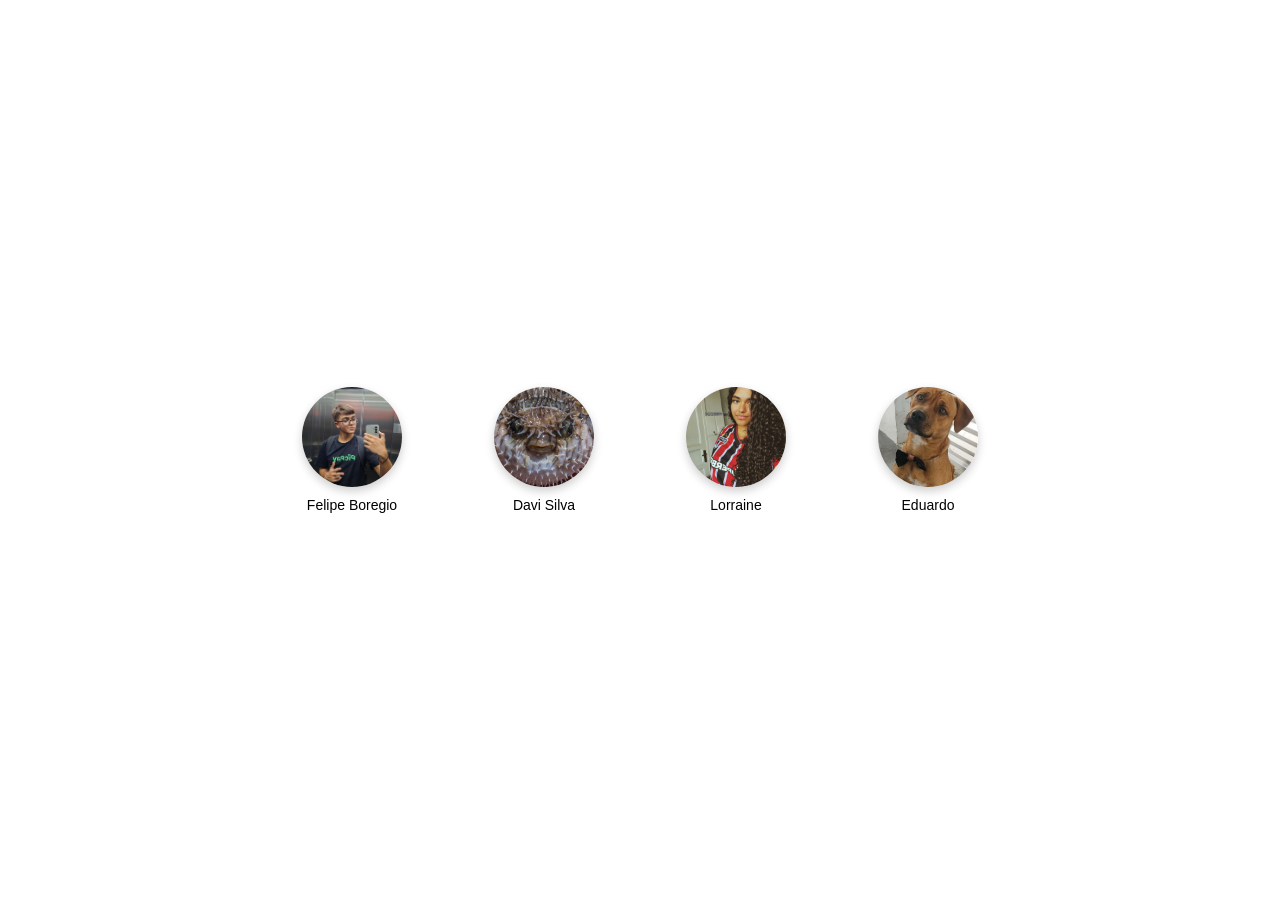
<file: index.html>
<!DOCTYPE html>
<html lang="pt">
<head>
<meta charset="UTF-8">
<title>Central de Sites</title>
<link rel="stylesheet" href="/css/style.css">
</head>

<body>

<div class="central">

<a href="html/felipeBoregio.html" class="item">
    <div class="bolinha">
        <img src="/assets/felipe/eu.jpeg">
    </div>
    <div class="texto">Felipe Boregio</div>
</a>

<a href="html/daviSilva.html" class="item">
    <div class="bolinha">
        <img src="/assets/davi/baiacu.png">
    </div>
    <div class="texto">Davi Silva</div>
</a>

<a href="html/lorraineFrontelli.html" class="item">
    <div class="bolinha">
        <img src="assets/lorraine/lorraine.jpeg">
    </div>
    <div class="texto">Lorraine</div>
</a>

<a href="html/eduardoRodrigues.html" class="item">
    <div class="bolinha">
        <img src="assets/eduardo/apollodog.jpeg">
    </div>
    <div class="texto">Eduardo</div>
</a>

</div>

</body>
</html>
</file>
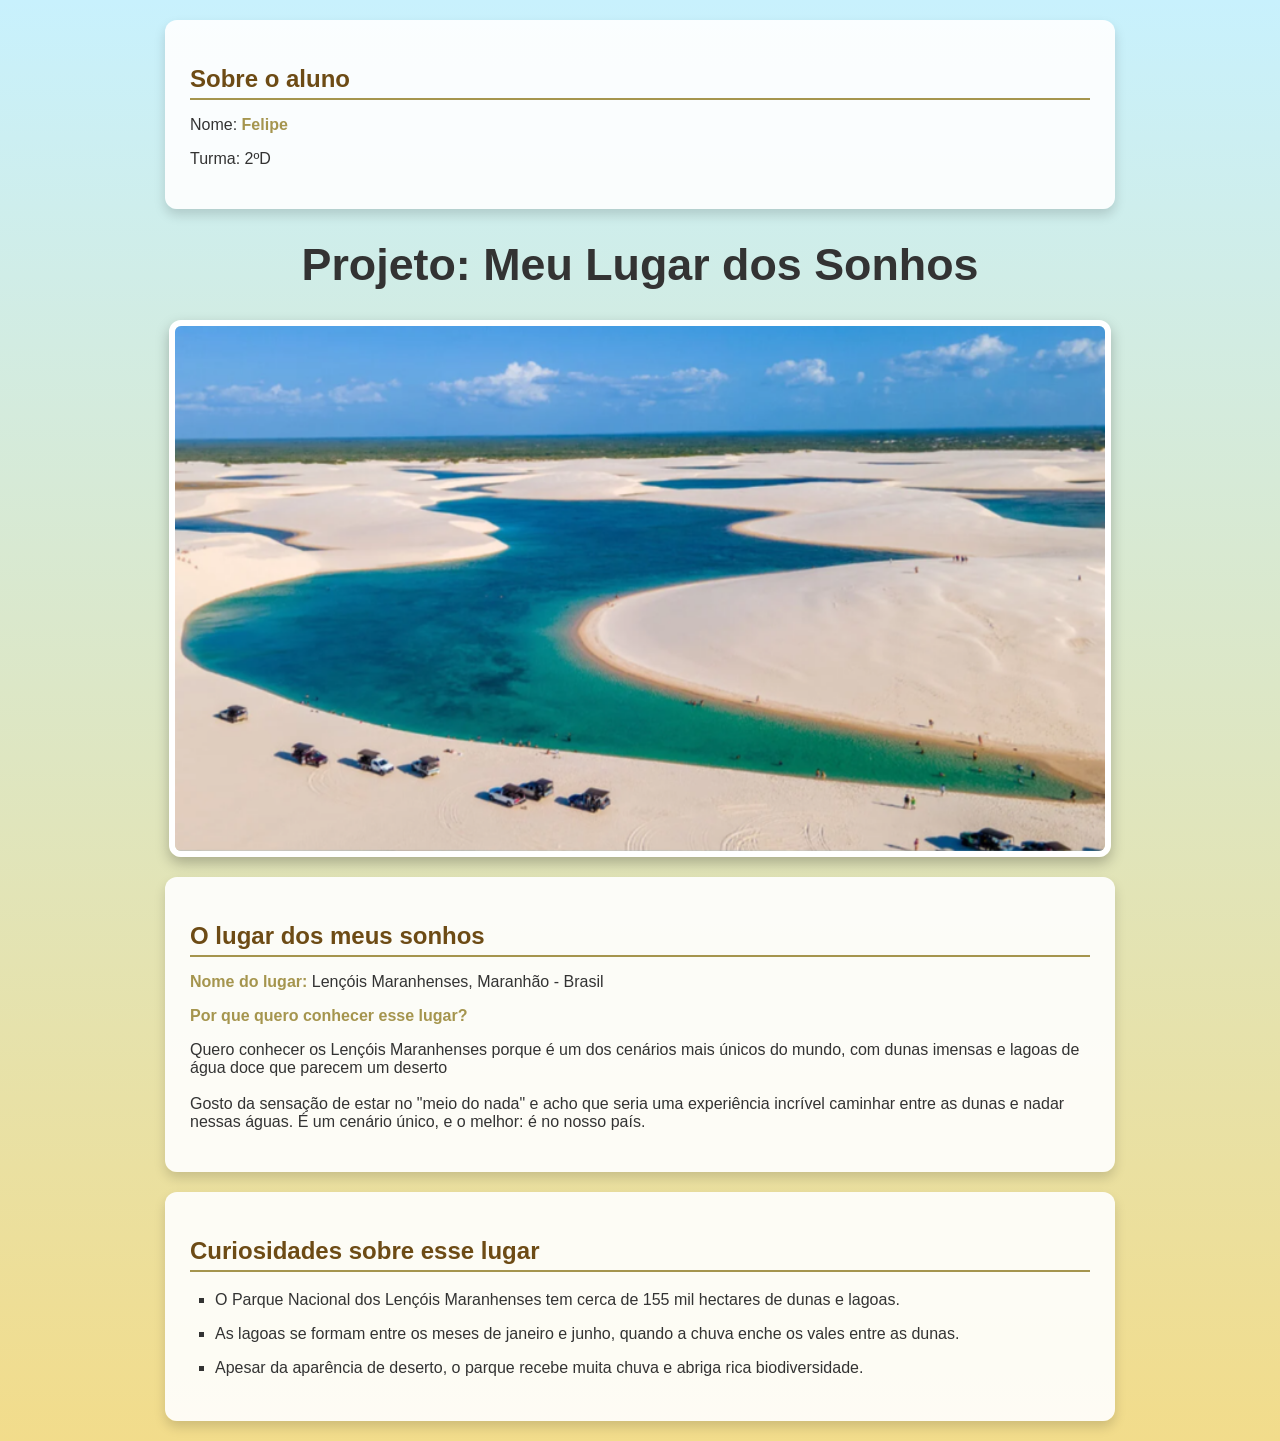
<file: html/felipeBoregio.html>
<!DOCTYPE html>
<html lang="pt-BR">
<head>
    <meta charset="UTF-8">
    <meta name="viewport" content="width=device-width, initial-scale=1.0">
    <link rel="stylesheet" href="/css/styleFelipe.css">
    <title>Lençóis Maranhenses</title>
</head>
<body>

    <section id="aluno">
        <h2>Sobre o aluno</h2>
        <p>Nome: <strong>Felipe</strong></p>
        <p>Turma: 2ºD</p>
    </section>


    <h1>Projeto: Meu Lugar dos Sonhos</h1>

    <img width="930" src="/assets/felipe/lencois.png" alt="Paisagem dos Lençóis Maranhenses">

    <section id="lugar">
        <h2>O lugar dos meus sonhos</h2>
        <p><strong>Nome do lugar:</strong> Lençóis Maranhenses, Maranhão - Brasil</p>
        <p><strong>Por que quero conhecer esse lugar?</strong></p>
        <p>
            Quero conhecer os Lençóis Maranhenses porque é um dos cenários mais únicos do mundo,
            com dunas imensas e lagoas de água doce que parecem um deserto
            <br><br>
            Gosto da sensação de estar no "meio do nada" e acho que seria uma experiência incrível caminhar entre as dunas e nadar nessas águas. É um cenário único, e o melhor: é no nosso país.
        </p>
    </section>

    <section id="curiosidades">
        <h2>Curiosidades sobre esse lugar</h2>
        <ul>
            <li>O Parque Nacional dos Lençóis Maranhenses tem cerca de 155 mil hectares de dunas e lagoas.</li>
            <li>As lagoas se formam entre os meses de janeiro e junho, quando a chuva enche os vales entre as dunas.</li>
            <li>Apesar da aparência de deserto, o parque recebe muita chuva e abriga rica biodiversidade.</li>
        </ul>
    </section>
</body>
</html>
</file>
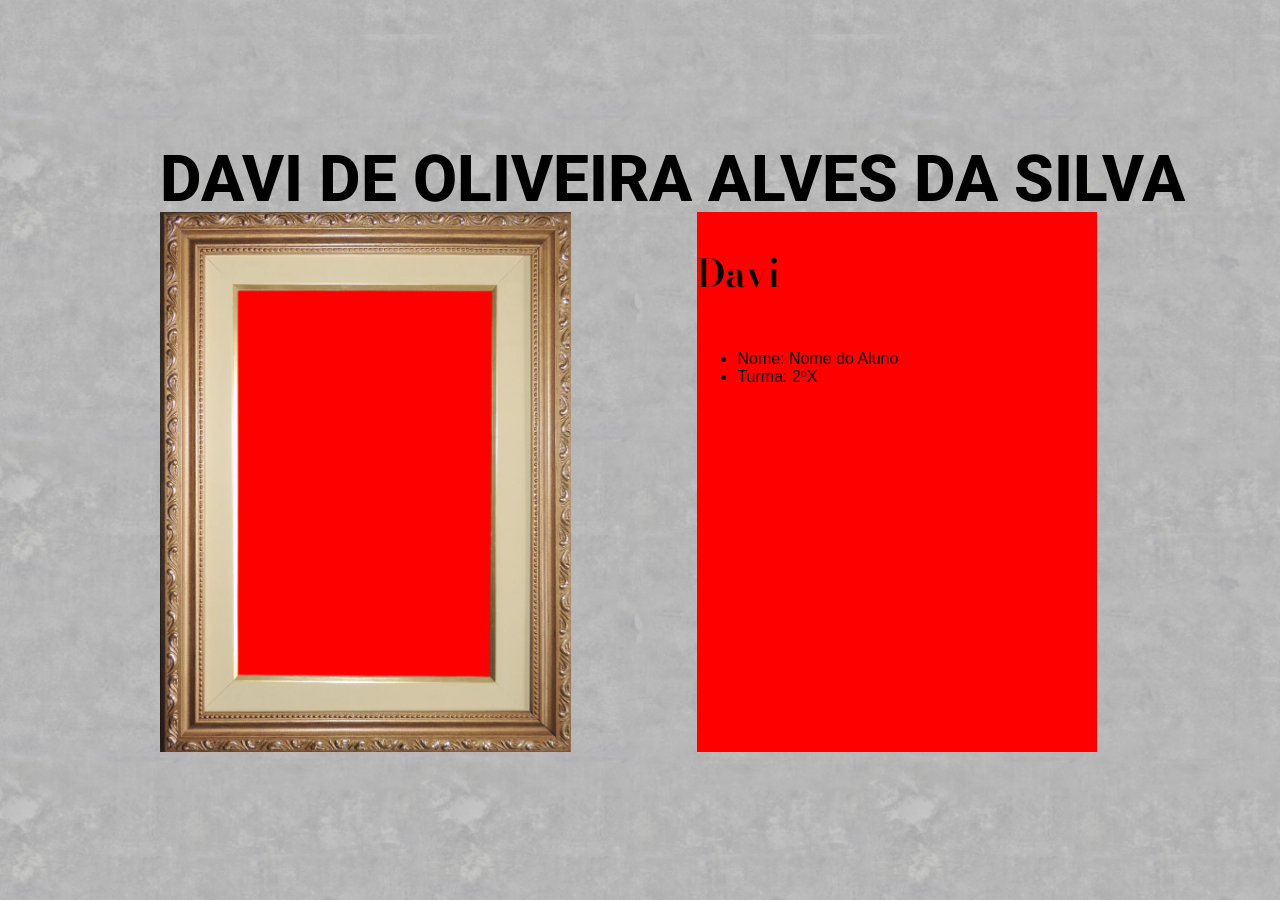
<file: html/template.html>
<!DOCTYPE html>
<html lang="en">

<head>
    <meta charset="UTF-8">
    <meta name="viewport" content="width=device-width, initial-scale=1.0">
    <title>Document</title>

    <link rel="stylesheet" href="../css/style.css">
    <link rel="stylesheet" href="../css/font.css">
    <link rel="stylesheet" href="../css/template.css">
</head>

<body>
    <div class="name-container">
        <h1>DAVI DE OLIVEIRA ALVES DA SILVA</h1>
    </div>
    <main>
        <div style="display: flex;">
            <img class="canva" src="../assets/mockup/frame.png">
            <div class="text">
                <h2>Davi</h2>
                <ul>
                    <li>Nome: Nome do Aluno</li>
                    <li>Turma: 2ºX</li>
                </ul>
            </div>
        </div>

        <div>
            <div class="text expand">
                <h2>O lugar dos meus sonhos</h2>
                <ul>
                    <li>Machu Picchu, Peru</li>
                    <li>Por que quero conhecer esse lugar?</li>
                </ul>
            </div>
        </div>

        <!-- <img class="sculpture" src="../assets/mockup/pillar.png"> -->

        <p class="paragraph">
            Eu gostaria muito de conhecer Machu Picchu porque eu me interesso bastante por história
            e acho muito legal conhecer lugares antigos. Acho impressionante imaginar como os incas
            conseguiram construir uma cidade inteira no alto das montanhas há tanto tempo. A altitude
            do lugar também chama muito a minha atenção e deve ser uma experiência bem diferente estar
            lá em cima e ver toda a paisagem ao redor. Além disso, seria muito interessante poder
            conhecer de perto um lugar tão famoso e cheio de história.
        </p>

        <section>
            <h2>Curiosidades sobre esse lugar</h2>
            <ul>
                <li>Curiosidade 1</li>
                <li>Curiosidade 2</li>
                <li>Curiosidade 3</li>
            </ul>
        </section>
    </main>
</body>

</html>
</file>
<file: css/style.css>
body{
    height:100vh;
    margin:0;
    display:flex;
    justify-content:center;
    align-items:center;
    font-family:Arial;
}

.central{
    width:60%;
    display:flex;
    justify-content:space-around;
    align-items:center;
}

.item{
    display:flex;
    flex-direction:column;
    align-items:center;
    text-decoration:none;
    color:black;
}

.bolinha{
    width:100px;
    height:100px;
    border-radius:50%;
    overflow:hidden;
    transition:0.3s;
}

.bolinha img{
    width:100%;
    height:100%;
    object-fit:cover;
}

.item:hover .bolinha{
    transform:scale(1.1);
}

.texto{
    margin-top:10px;
    font-size:14px;
}

.bolinha{
    width:100px;
    height:100px;
    border-radius:50%;
    overflow:hidden;
    transition:0.3s;
    box-shadow:0 4px 10px rgba(0,0,0,0.2);
}
</file>
<file: css/styleFelipe.css>
body {
    font-family: Arial, sans-serif;
    background: linear-gradient(to bottom, #c8f1fd, #f2dc8b); 
    color: #333;
    margin: 0;
    padding: 0;
}

h1 {
    font-size: 2.8em;
    margin: 30px 0;
    text-align: center;
}

h2 {
    color: #6d4b15;
    border-bottom: 2px solid #a5954e;
    padding-bottom: 5px;
    margin-bottom: 15px;
}

strong {
    color: #a5954e;
}

section {
    background-color: rgba(255, 255, 255, 0.9);
    margin: 20px auto;
    padding: 25px;
    border-radius: 12px;
    width: 900px;
    box-shadow: 0 6px 12px rgba(0,0,0,0.15);
    transition: transform 0.2s ease, box-shadow 0.2s ease;
}

section:hover {
    transform: translateY(-3px);
    box-shadow: 0 8px 16px rgba(0,0,0,0.25);
}

img {
    display: block;
    margin: 20px auto;
    border: 6px solid, #ffffff;
    ;
    border-radius: 12px;
    box-shadow: 0 6px 14px rgba(0,0,0,0.25);
    transition: transform 0.3s ease, box-shadow 0.3s ease;
}

img:hover {
    cursor: pointer;
    transform: scale(1.02); 
    box-shadow: 0 10px 20px rgba(0,0,0,0.35);
}

ul {
    list-style-type: square;
    padding-left: 25px;
}

li {
    margin-bottom: 10px;
    line-height: 1.5em;
}
</file>
<file: css/font.css>
@import url('https://fonts.googleapis.com/css2?family=Newsreader:ital,opsz,wght@0,6..72,200..800;1,6..72,200..800&display=swap');
@import url('https://fonts.googleapis.com/css2?family=Noto+Sans+Display:ital,wght@0,100..900;1,100..900&display=swap');
@import url('https://fonts.googleapis.com/css2?family=Instrument+Serif:ital@0;1&display=swap');
@import url('https://fonts.googleapis.com/css2?family=Bodoni+Moda:ital,opsz,wght@0,6..96,400..900;1,6..96,400..900&display=swap');
@import url('https://fonts.googleapis.com/css2?family=Roboto:ital,wght@0,100..900;1,100..900&display=swap');

* {
    font-style: normal;
    font-optical-sizing: auto;
}

h1,
h2,
h3,
h4,
h5 {
    font-family: "Bodoni Moda", serif;
}

h1 {
    font-weight: 800;
    font-size: 4rem;
}

h2 {
    font-weight: 600;
    font-size: 2.4rem;
}

h3 {
    font-weight: 500;
    font-size: 1.65rem;
}

p,
a,
ul,
ol,
li {
    font-style: normal;
    text-align: justify;
    font-size: 1rem;
    font-weight: 500;
}


h1 {
    font-family: "Roboto", sans-serif;
    font-weight: 800;
    font-variation-settings: "wdth" 100;
    color: transparent;
}
</file>
<file: css/template.css>
body {
    height: 100vh;
    flex-direction: column;
    justify-content: baseline;
    overflow-y: hidden;

    background-color: grey;
    background-image: url('../assets/background/concrete.jpg');
    background-size: 35%;
    background-position: center;
    background-repeat: repeat;
}

body>* {
    width: 100%;
    margin-left: 20rem;
}

body h1 {
    text-align: left;
    width: 100%;
}

main {
    display: flex;
    flex-direction: row;
    width: 100%;
    height: 60%;
    gap: 10%;
}

main>*>* {
    background-color: red;
}

.name-container {
    display: flex;
}

h1 {
    color: black;
    line-height: 1;
    display: inline-block;
    margin: 0;
    line-height: 1;
    padding: 0;
    vertical-align: bottom;
}

.text,
.paragraph {
    display: flex;
    flex-direction: column;
}

div:has(.canva)>:nth-child(2) {
    margin-left: 10%;
}

.text {
    min-width: 400px;
}

.expand {
    min-width: 700px;
}

.paragraph {
    min-width: 500px;
}

.text>* {
    white-space: nowrap;
}

.sculpture {
    position: absolute;
    height: 100%;
    top: 0;
    background-color: red;
}
</file>
